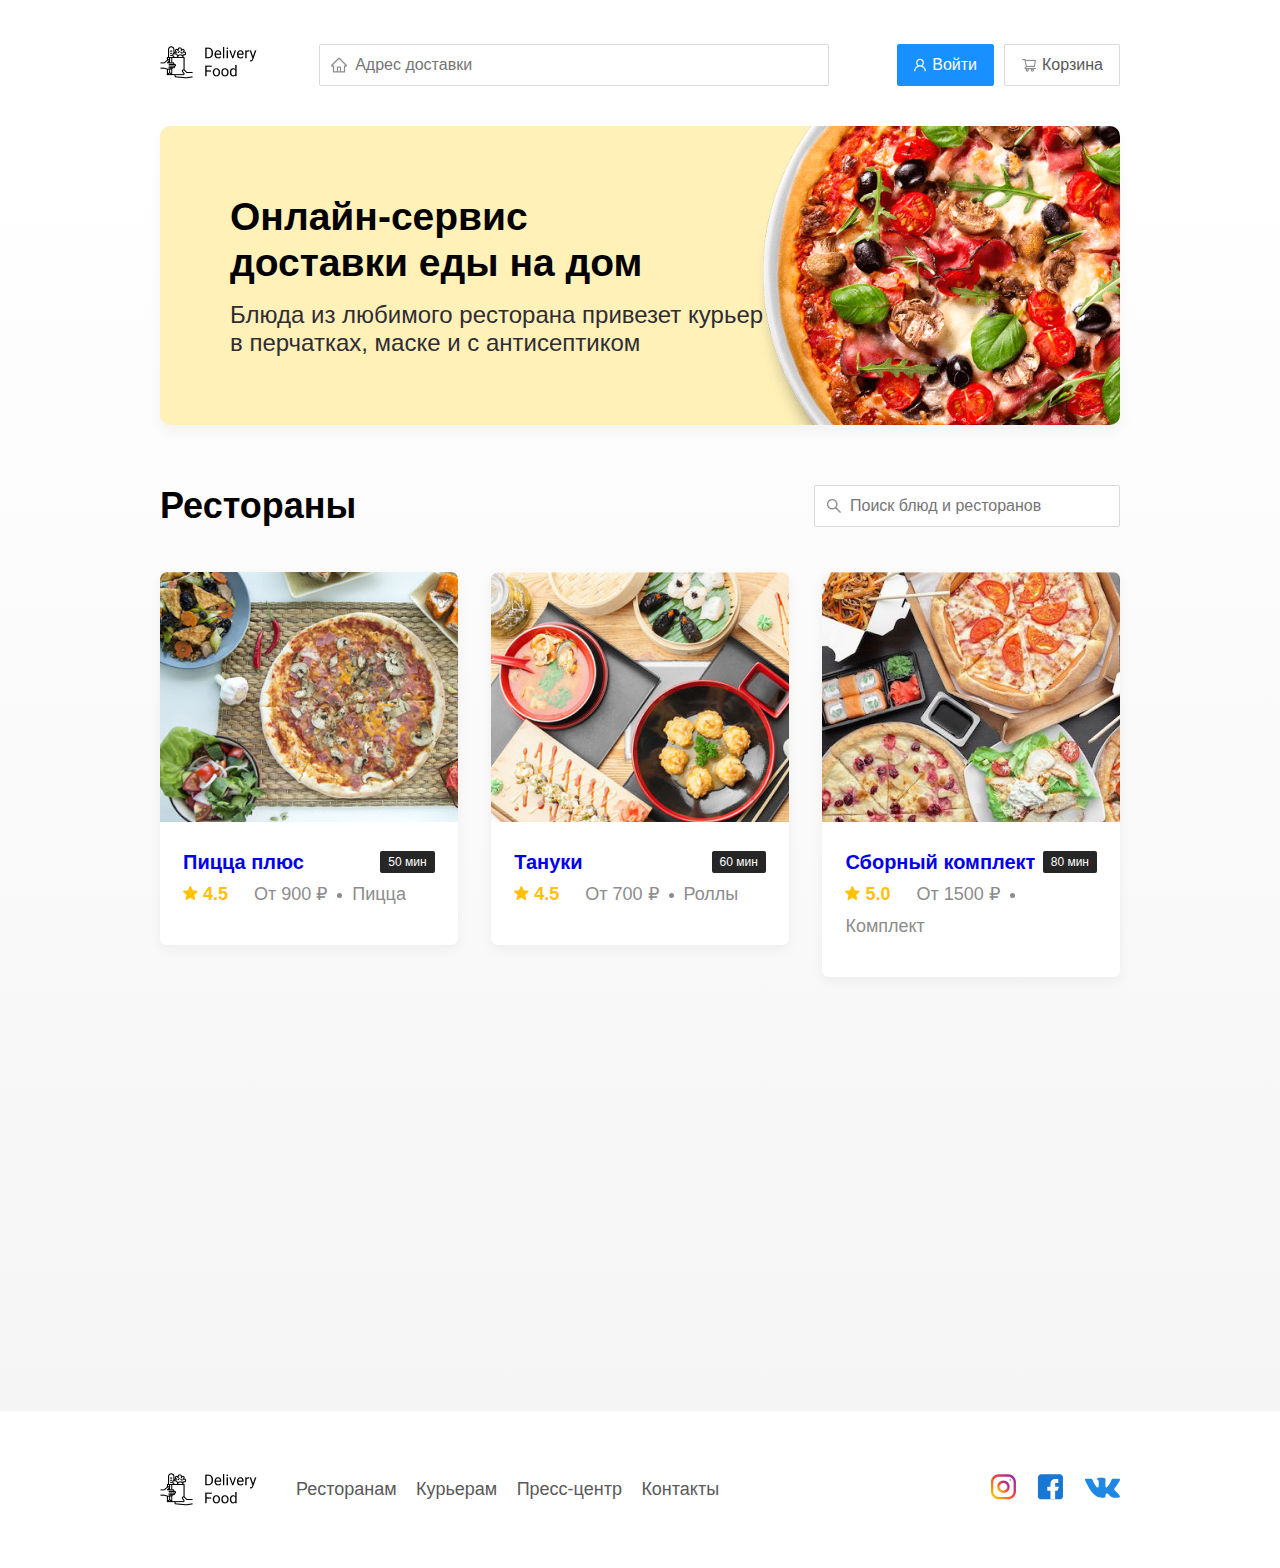
<file: index.html>
<!DOCTYPE html>
<html lang="ru">

<head>
	<meta charset="UTF-8">
	<meta name="viewport" content="width=device-width, initial-scale=1.0">
	<title>Delivery Food - Доставка еды на дом</title>
	<link href="fonts/Roboto-Regular.woff2" rel="stylesheet">
	<link href="fonts/Roboto-Bold.woff2" rel="stylesheet">
	<link rel="stylesheet" href="css/normalize.css">
	<link rel="stylesheet" href="css/animate.css">
	<link rel="stylesheet" href="css/style.css">
</head>

<body>
	<div class="container">
		<!-- Шапка -->
		<header class="header">
			<a href="index.html" class="Logo">
				<img src="img/Logo.png" alt="Logo">
			</a>
			<input type="text" class="input input-address" placeholder="Адрес доставки">
			<div class="buttons">
				<button class="button button-primary">
					<img src="img/user.png" alt="user" class="button-icon">
					<span class="button-text">Войти</span>
				</button>
				<button class="button">
					<img src="img/shopping-cart.png" alt="shoping-cart" class="button-icon">
					<span class="button-text">Корзина</span>
				</button>
			</div>
		</header>
	</div>

	<main class="main">
		<div class="container">
			<!-- Промо секция -->
			<section class="promo">
				<h1 class="promo-title">Онлайн-сервис <br> доставки еды на дом</h1>
				<p class="promo-text">Блюда из любимого ресторана привезет курьер в перчатках, маске и с антисептиком</p>
			</section>

			<!-- Секция рестораны -->
			<section class="restaurants">
				<div class="restaurants-heading">
					<h2 class="restaurants-title">Рестораны</h2>
					<input type="search" class="input input-search" placeholder="Поиск блюд и ресторанов">
				</div>

				<!-- Секция cards -->
				<div class="cards">
					<a href="restaurant.html" class="card wow fadeInUp" data-wow-delay="0.2s">
						<img src="img/pizza.jpg" alt="image" class="card-image">
						<div class="card-text">
							<div class="card-heading">
								<h3 class="card-title">Пицца плюс</h3>
								<span class="tag card-tag">50 мин</span>
							</div>
							<!-- /.card-heading -->
							<div class="card-info">
								<div class="rating">
									<img src="img/rating.svg" alt="rating">
									4.5</div>
								<div class="price">От 900 ₽</div>
								<div class="category">Пицца</div>
							</div>
							<!-- /.card-info -->
						</div>
						<!-- /.card-text -->
					</a>
					<!-- /.card -->

					<a href="restaurant.html" class="card wow fadeInUp" data-wow-delay="0.4s">
						<img src="img/tanuki.jpg" alt="image" class="card-image">
						<div class="card-text">
							<div class="card-heading">
								<h3 class="card-title">Тануки</h3>
								<span class="tag card-tag">60 мин</span>
							</div>
							<!-- /.card-heading -->
							<div class="card-info">
								<div class="rating">
									<img src="img/rating.svg" alt="rating">
									4.5</div>
								<div class="price">От 700 ₽</div>
								<div class="category">Роллы</div>
							</div>
							<!-- /.card-info -->
						</div>
						<!-- /.card-text -->
					</a>
					<!-- /.card -->

					<a href="restaurant.html" class="card wow fadeInUp" data-wow-delay="0.6s">
						<img src="img/band.jpg" alt="image" class="card-image">
						<div class="card-text">
							<div class="card-heading">
								<h3 class="card-title">Сборный комплект</h3>
								<span class="tag card-tag">80 мин</span>
							</div>
							<!-- /.card-heading -->
							<div class="card-info">
								<div class="rating">
									<img src="img/rating.svg" alt="rating">
									5.0</div>
								<div class="price">От 1500 ₽</div>
								<div class="category">Комплект</div>
							</div>
							<!-- /.card-info -->
						</div>
						<!-- /.card-text -->
					</a>
					<!-- /.card -->

					<a href="restaurant.html" class="card wow fadeInUp" data-wow-delay="0.2s">
						<img src="img/rolls.jpg" alt="image" class="card-image">
						<div class="card-text">
							<div class="card-heading">
								<h3 class="card-title">Жадина-роллы</h3>
								<span class="tag card-tag">65 мин</span>
							</div>
							<!-- /.card-heading -->
							<div class="card-info">
								<div class="rating">
									<img src="img/rating.svg" alt="rating">
									5.0</div>
								<div class="price">От 1100 ₽</div>
								<div class="category">Роллы</div>
							</div>
							<!-- /.card-info -->
						</div>
						<!-- /.card-text -->
					</a>
					<!-- /.card -->

					<a href="restaurant.html" class="card wow fadeInUp" data-wow-delay="0.4s">
						<img src="img/point-food.jpg" alt="image" class="card-image">
						<div class="card-text">
							<div class="card-heading">
								<h3 class="card-title">Точка еды</h3>
								<span class="tag card-tag">40 мин</span>
							</div>
							<!-- /.card-heading -->
							<div class="card-info">
								<div class="rating">
									<img src="img/rating.svg" alt="rating">
									4.5</div>
								<div class="price">От 1200 ₽</div>
								<div class="category">Роллы</div>
							</div>
							<!-- /.card-info -->
						</div>
						<!-- /.card-text -->
					</a>
					<!-- /.card -->

					<a href="restaurant.html" class="card wow fadeInUp" data-wow-delay="0.6s">
						<img src="img/burger.jpg" alt="image" class="card-image">
						<div class="card-text">
							<div class="card-heading">
								<h3 class="card-title">Пицца Бургер</h3>
								<span class="tag card-tag">65 мин</span>
							</div>
							<!-- /.card-heading -->
							<div class="card-info">
								<div class="rating">
									<img src="img/rating.svg" alt="rating">
									5.0</div>
								<div class="price">От 1250 ₽</div>
								<div class="category">Пицца</div>
							</div>
							<!-- /.card-info -->
						</div>
						<!-- /.card-text -->
					</a>
					<!-- /.card -->
				</div>
				<!-- /.cards -->
			</section>
			<!-- /.restaurants -->
		</div>
	</main>

	<footer class="footer">
		<div class="container">
			<div class="footer-block">
				<img src="img/Logo.png" alt="Logo" class="logo footer-logo">
				<nav class="footer-nav">
					<a href="#" class="footer-link">Ресторанам</a>
					<a href="#" class="footer-link">Курьерам</a>
					<a href="#" class="footer-link">Пресс-центр</a>
					<a href="#" class="footer-link">Контакты</a>
				</nav>
				<div class="social-links">
					<a href="#" class="social-link"><img src="img/instagram.svg" alt="instagram"></a>
					<a href="#" class="social-link"><img src="img/facebook.svg" alt="facebook"></a>
					<a href="#" class="social-link"><img src="img/vkontakte.svg" alt="vkontakte"></a>
				</div>
			</div>
		</div>
	</footer>
	<script src="js/wow.min.js"></script>
	<script src="js/main.js"></script>
</body>

</html>
</file>
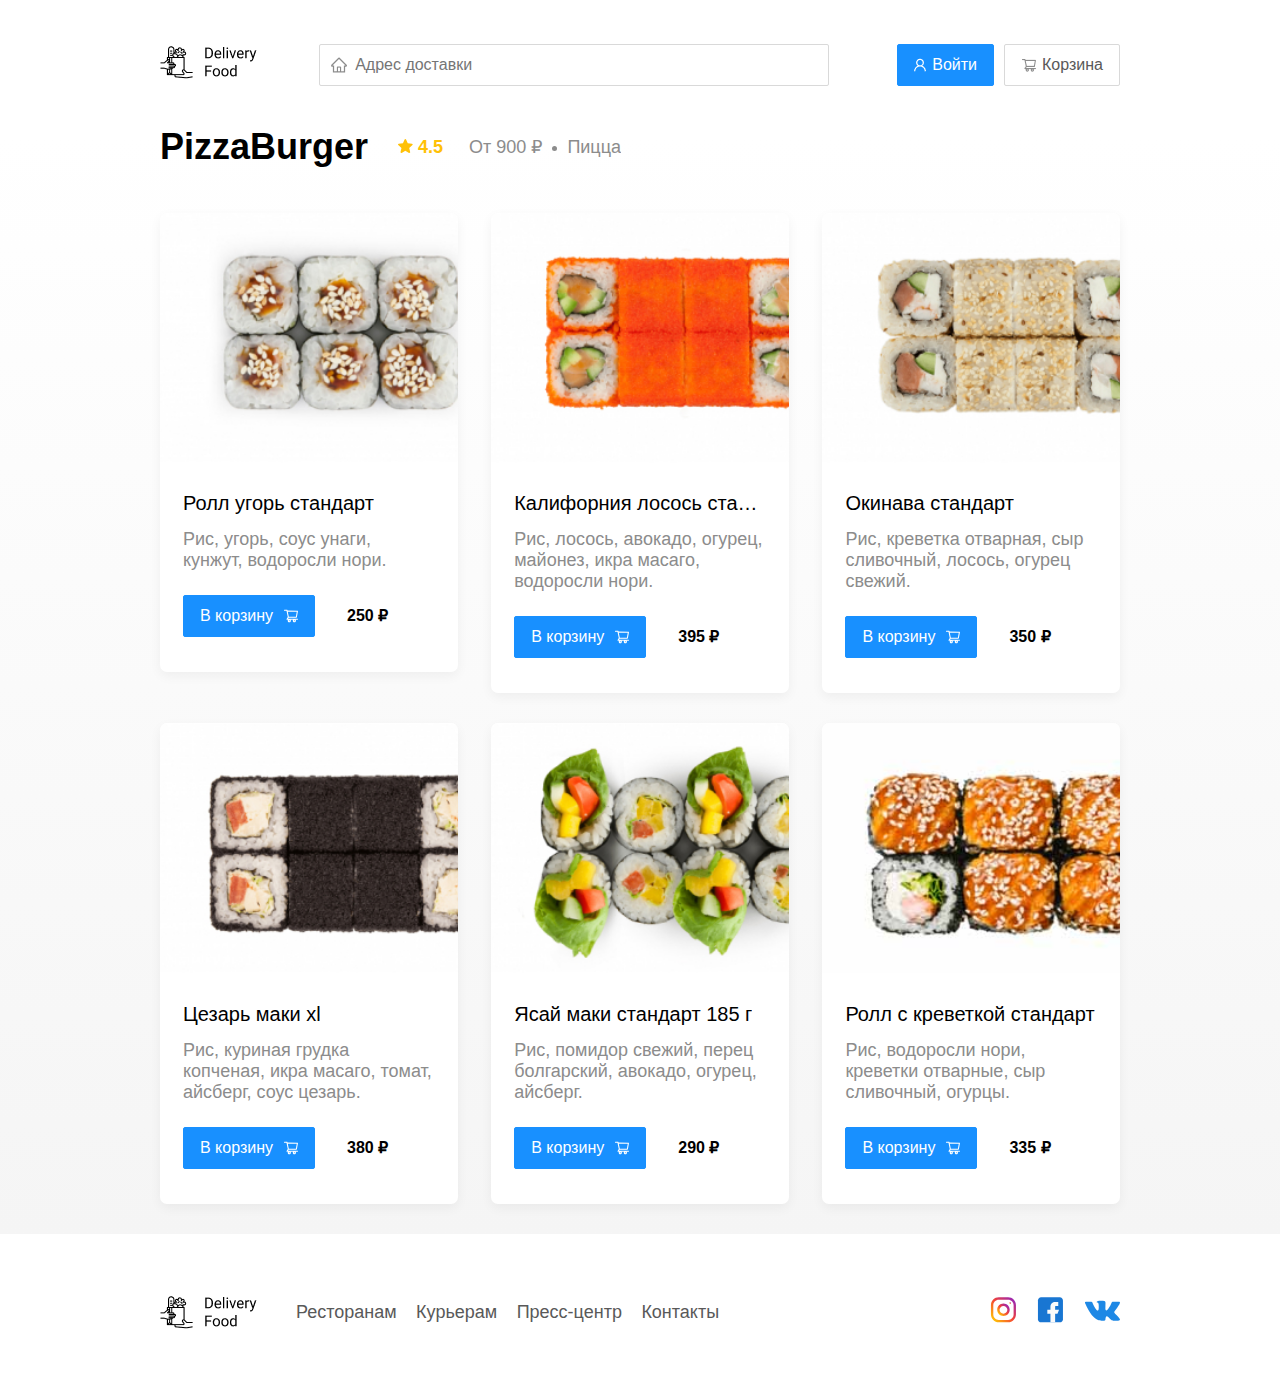
<file: restaurant.html>
<!DOCTYPE html>
<html lang="ru">

<head>
	<meta charset="UTF-8">
	<meta name="viewport" content="width=device-width, initial-scale=1.0">
	<title>PizzaBurger - Доставка еды на дом</title>
	<link href="fonts/Roboto-Regular.woff2" rel="stylesheet">
	<link href="fonts/Roboto-Bold.woff2" rel="stylesheet">
	<link rel="stylesheet" href="css/normalize.css">
	<link rel="stylesheet" href="css/animate.css">
	<link rel="stylesheet" href="css/style.css">
</head>

<body>
	<div class="container">
		<!-- Шапка -->
		<header class="header">
			<a href="index.html" class="Logo">
				<img src="img/Logo.png" alt="Logo">
			</a>
			<input type="text" class="input input-address" placeholder="Адрес доставки">
			<div class="buttons">
				<button class="button button-primary">
					<img src="img/user.png" alt="user" class="button-icon">
					<span class="button-text">Войти</span>
				</button>
				<button class="button" id="cart-button">
					<img src="img/shopping-cart.png" alt="shopping-cart" class="button-icon">
					<span class="button-text">Корзина</span>
				</button>
			</div>
		</header>
	</div>

	<main class="main">
		<div class="container">

			<!-- Секция рестораны -->
			<section class="restaurants">
				<div class="restaurants-heading">
					<h2 class="restaurants-title">PizzaBurger</h2>
					<div class="card-info">
						<div class="rating">
							<img src="img/rating.svg" alt="rating">
							4.5</div>
						<div class="price">От 900 ₽</div>
						<div class="category">Пицца</div>
					</div>
					<!-- /.card-info -->
				</div>

				<!-- Секция cards -->
				<div class="cards">
					<div class="card wow fadeInUp" data-wow-delay="0.2s">
						<img src="img/rolls1.jpg" alt="image" class="card-image">
						<div class="card-text">
							<div class="card-heading">
								<h3 class="card-title card-title-reg">Ролл угорь стандарт</h3>
							</div>
							<!-- /.card-heading -->
							<div class="card-info">
								<div class="ingredients">Рис, угорь, соус унаги, кунжут, водоросли нори.</div>
							</div>
							<!-- /.card-info -->
							<div class="card-buttons">
								<button class="button button-primary button-card">
									<span class="button-card-text">В корзину</span>
									<img src="img/shopping-cart-white.svg" alt="shopping-cart" class="button-cart-image">
								</button>
								<strong class="catd-price-bold">250 ₽</strong>
								<!-- /.catd-price-bold -->
							</div>
							<!-- /.card-buttons -->
						</div>
						<!-- /.card-text -->
					</div>
					<!-- /.card -->

					<div class="card wow fadeInUp" data-wow-delay="0.4s">
						<img src="img/rolls2.jpg" alt="image" class="card-image">
						<div class="card-text">
							<div class="card-heading">
								<h3 class="card-title card-title-reg">Калифорния лосось стандарт</h3>
							</div>
							<!-- /.card-heading -->
							<div class="card-info">
								<div class="ingredients">Рис, лосось, авокадо, огурец, майонез, икра масаго, водоросли нори.</div>
							</div>
							<!-- /.card-info -->
							<div class="card-buttons">
								<button class="button button-primary button-card">
									<span class="button-card-text">В корзину</span>
									<img src="img/shopping-cart-white.svg" alt="shopping-cart" class="button-cart-image">
								</button>
								<strong class="catd-price-bold">395 ₽</strong>
								<!-- /.catd-price-bold -->
							</div>
							<!-- /.card-buttons -->
						</div>
						<!-- /.card-text -->
					</div>
					<!-- /.card -->

					<div class="card wow fadeInUp" data-wow-delay="0.6s">
						<img src="img/rolls3.jpg" alt="image" class="card-image">
						<div class="card-text">
							<div class="card-heading">
								<h3 class="card-title card-title-reg">Окинава стандарт</h3>
							</div>
							<!-- /.card-heading -->
							<div class="card-info">
								<div class="ingredients">Рис, креветка отварная, сыр сливочный, лосось, огурец свежий.</div>
							</div>
							<!-- /.card-info -->
							<div class="card-buttons">
								<button class="button button-primary button-card">
									<span class="button-card-text">В корзину</span>
									<img src="img/shopping-cart-white.svg" alt="shopping-cart" class="button-cart-image">
								</button>
								<strong class="catd-price-bold">350 ₽</strong>
								<!-- /.catd-price-bold -->
							</div>
							<!-- /.card-buttons -->
						</div>
						<!-- /.card-text -->
					</div>
					<!-- /.card -->

					<div class="card wow fadeInUp" data-wow-delay="0.2s">
						<img src="img/rolls4.jpg" alt="image" class="card-image">
						<div class="card-text">
							<div class="card-heading">
								<h3 class="card-title card-title-reg">Цезарь маки хl</h3>
							</div>
							<!-- /.card-heading -->
							<div class="card-info">
								<div class="ingredients">Рис, куриная грудка копченая, икра масаго, томат, айсберг, соус цезарь.</div>
							</div>
							<!-- /.card-info -->
							<div class="card-buttons">
								<button class="button button-primary button-card">
									<span class="button-card-text">В корзину</span>
									<img src="img/shopping-cart-white.svg" alt="shopping-cart" class="button-cart-image">
								</button>
								<strong class="catd-price-bold">380 ₽</strong>
								<!-- /.catd-price-bold -->
							</div>
							<!-- /.card-buttons -->
						</div>
						<!-- /.card-text -->
					</div>
					<!-- /.card -->

					<div class="card wow fadeInUp" data-wow-delay="0.4s">
						<img src="img/rolls5.jpg" alt="image" class="card-image">
						<div class="card-text">
							<div class="card-heading">
								<h3 class="card-title card-title-reg">Ясай маки стандарт 185 г</h3>
							</div>
							<!-- /.card-heading -->
							<div class="card-info">
								<div class="ingredients">Рис, помидор свежий, перец болгарский, авокадо, огурец, айсберг.</div>
							</div>
							<!-- /.card-info -->
							<div class="card-buttons">
								<button class="button button-primary button-card">
									<span class="button-card-text">В корзину</span>
									<img src="img/shopping-cart-white.svg" alt="shopping-cart" class="button-cart-image">
								</button>
								<strong class="catd-price-bold">290 ₽</strong>
								<!-- /.catd-price-bold -->
							</div>
							<!-- /.card-buttons -->
						</div>
						<!-- /.card-text -->
					</div>
					<!-- /.card -->

					<div class="card wow fadeInUp" data-wow-delay="0.6s">
						<img src="img/rolls6.jpg" alt="image" class="card-image">
						<div class="card-text">
							<div class="card-heading">
								<h3 class="card-title card-title-reg">Ролл с креветкой стандарт</h3>
							</div>
							<!-- /.card-heading -->
							<div class="card-info">
								<div class="ingredients">Рис, водоросли нори, креветки отварные, сыр сливочный, огурцы.</div>
							</div>
							<!-- /.card-info -->
							<div class="card-buttons">
								<button class="button button-primary button-card">
									<span class="button-card-text">В корзину</span>
									<img src="img/shopping-cart-white.svg" alt="shopping-cart" class="button-cart-image">
								</button>
								<strong class="catd-price-bold">335 ₽</strong>
								<!-- /.catd-price-bold -->
							</div>
							<!-- /.card-buttons -->
						</div>
						<!-- /.card-text -->
					</div>
					<!-- /.card -->
				</div>
				<!-- /.cards -->
			</section>
			<!-- /.restaurants -->
		</div>
	</main>

	<footer class="footer">
		<div class="container">
			<div class="footer-block">
				<img src="img/Logo.png" alt="Logo" class="logo footer-logo">
				<nav class="footer-nav">
					<a href="#" class="footer-link">Ресторанам</a>
					<a href="#" class="footer-link">Курьерам</a>
					<a href="#" class="footer-link">Пресс-центр</a>
					<a href="#" class="footer-link">Контакты</a>
				</nav>
				<div class="social-links">
					<a href="#" class="social-link"><img src="img/instagram.svg" alt="instagram"></a>
					<a href="#" class="social-link"><img src="img/facebook.svg" alt="facebook"></a>
					<a href="#" class="social-link"><img src="img/vkontakte.svg" alt="vkontakte"></a>
				</div>
			</div>
		</div>
	</footer>

	<!-- Модальное окно -->
	<div class="modal">
		<div class="modal-dialog">
			<div class="modal-header">
				<h3 class="modal-title">Корзина</h3>
				<button class="close">&times;</button>
			</div>
			<!-- /.modal-header -->
			<div class="modal-body">
				<div class="food-row">
					<span class="food-name">Ролл угорь стандарт</span>
					<strong class="food-price">250 ₽</strong>
					<div class="food-counter">
						<button class="counter-button">-</button>
						<span class="counter">1</span>
						<button class="counter-button">+</button>
					</div>
				</div>
				<!-- /.foods-row -->
				<div class="food-row">
					<span class="food-name">Ролл угорь стандарт</span>
					<strong class="food-price">250 ₽</strong>
					<div class="food-counter">
						<button class="counter-button">-</button>
						<span class="counter">1</span>
						<button class="counter-button">+</button>
					</div>
				</div>
				<!-- /.foods-row -->
				<div class="food-row">
					<span class="food-name">Ролл угорь стандарт</span>
					<strong class="food-price">250 ₽</strong>
					<div class="food-counter">
						<button class="counter-button">-</button>
						<span class="counter">1</span>
						<button class="counter-button">+</button>
					</div>
				</div>
				<!-- /.foods-row -->
				<div class="food-row">
					<span class="food-name">Ролл угорь стандарт</span>
					<strong class="food-price">250 ₽</strong>
					<div class="food-counter">
						<button class="counter-button">-</button>
						<span class="counter">1</span>
						<button class="counter-button">+</button>
					</div>
				</div>
				<!-- /.foods-row -->
			</div>
			<!-- /.modal-body -->
			<div class="modal-footer">
				<span class="modal-pricetag">1250 ₽</span>
				<div class="footer-buttons">
					<button class="button button-primary">Оформить заказ</button>
					<button class="button">Отмена</button>
				</div>
			</div>
			<!-- /.modal-footer -->
		</div>
		<!-- /.modal-dialog -->
	</div>
	<script src="js/wow.min.js"></script>
	<script src="js/main.js"></script>
</body>

</html>
</file>
<file: css/style.css>
* {
	box-sizing: border-box;
}
body {
	font-family: "Roboto", sans-serif;
	padding-top: 44px;
}
.container {
	max-width: 1200px;
	margin: auto;
}
.header {
	display: flex;
	align-items: center;
	justify-content: space-between;
	margin-bottom: 40px;
}
.input {
	background: #ffff;
	border: 1px solid #d9d9d9;
	border-radius: 2px;
	font-size: 16px;
	line-height: 24px;
	padding: 8px;
	background-repeat: no-repeat;
	background-position: left 11px center;
	padding-left: 35px;
}
.input-address {
	flex: 0.8;
	background-image: url(../img/home.png);
}
.input-search {
	width: 306px;
	background-image: url(../img/search.png);
	margin-left: auto; /*Отодвигаем блок максимально вправо*/
}
.buttons {
	display: flex;
	align-items: center;
}
.button {
	display: flex;
	align-items: center;
	padding: 8px 16px;
	background: #ffffff;
	border: 1px solid #d9d9d9;
	box-sizing: border-box;
	box-shadow: 0px 0px 2px rgba(0, 0, 0, 0.0015);
	border-radius: 2px;
	color: #595959;
	font-size: 16px;
	line-height: 24px;
	cursor: pointer;
}
.button-primary {
	background: #1890ff;
	border: 1px solid #1890ff;
	color: #ffffff;
	margin: 0px 10px;
}
.button-card {
	margin: 0;
	margin-right: 32px;
}
.button-icon {
	margin-right: 6px;
}
.button-card-text {
	margin-right: 10px;
}
.main {
	background: linear-gradient(180deg, rgba(245, 245, 245, 0) 1.04%, #f5f5f5 100%);
}
.promo {
	position: relative;
	box-shadow: 0px 7px 12px rgba(158, 158, 163, 0.1);
	background: #fff1b8 url(../img/promo-img.png) no-repeat center right -110px /700px;
	border-radius: 10px;
	padding: 68px 70px;
	margin-bottom: 60px;
}
.promo-title {
	font-style: normal;
	font-weight: bold;
	font-size: 39px;
	line-height: 46px;
	margin: 0;
	margin-bottom: 15px;
}
.promo-text {
	max-width: 540px;
	font-style: normal;
	font-weight: normal;
	font-size: 24px;
	line-height: 28px;
	color: #302c34;
	margin: 0;
}
.restaurants {
	position: relative;
}
.restaurants-title {
	font-style: normal;
	font-weight: bold;
	font-size: 36px;
	line-height: 42px;
	color: #000000;
	margin: 0;
	margin-right: 30px;
}
.restaurants-heading {
	display: flex;
	align-items: center;
	margin-bottom: 45px;
}
.cards {
	display: flex;
	align-items: flex-start; /*Выравнивание по верху*/
	justify-content: space-between;
	flex-wrap: wrap;
}
.card {
	background: #ffffff;
	box-shadow: 0px 4px 12px rgba(0, 0, 0, 0.05);
	border-radius: 7px;
	overflow: hidden;
	margin-bottom: 30px;
	flex-basis: 31%;
	text-decoration: none;
}
.card-image {
	width: 384px;
	height: 250px;
	object-fit: cover; /*если картинка будет другого размера (чтобы она не сместилась)*/
}
.card-text {
	padding: 20px 23px 35px 23px;
}
.card-heading {
	display: flex;
	align-items: center;
	justify-content: space-between;
}
.card-title {
	margin: 0;
	font-style: normal;
	font-weight: bold;
	font-size: 24px;
	line-height: 32px;
	white-space: nowrap; /*Запрещаем перенос строк*/
	overflow: hidden; /*Обрезаем все, что не помещается в область*/
	text-overflow: ellipsis; /*Добавляем многоточие, если текст не входит в область*/
}
.card-title-reg {
	font-weight: normal;
	margin-bottom: 10px;
}
.card-tag {
	font-style: normal;
	font-weight: normal;
	font-size: 12px;
	line-height: 20px;
	color: #fff;
	background: #262626;
	border-radius: 2px;
	padding: 1px 8px;
	white-space: nowrap; /*Запрещаем перенос строк*/
}
.card-info {
	display: flex;
	align-items: center;
	flex-wrap: wrap; /*При длинном тексте (когда не входит в контейнер) позволяет переносить его на следующую строку*/
}
.card-buttons {
	display: flex;
	align-items: center;
	margin-top: 24px;
}
.card-price-bold {
	font-weight: bold;
	font-size: 20px;
	line-height: 32px;
}
.rating {
	margin-right: 26px;
	font-style: normal;
	font-weight: bold;
	font-size: 18px;
	line-height: 32px;
	color: #ffc107;
	white-space: nowrap; /*Запрещаем перенос строк*/
}
.price,
.category {
	font-style: normal;
	font-weight: normal;
	font-size: 18px;
	line-height: 32px;
	color: #8c8c8c;
	max-width: 150px;
}
.category {
	white-space: wrap; /*Запрещаем перенос строк*/
}
.ingredients {
	color: #8c8c8c;
	font-size: 18px;
	line-height: 21px;
}
.price {
	white-space: nowrap; /*Запрещаем перенос строк*/
	margin-right: 10px;
}
.category {
	overflow: hidden; /*Обрезаем все, что не помещается в область*/
	text-overflow: ellipsis; /*Добавляем многоточие, если текст не входит в область*/
}
.price:after {
	content: "";
	width: 5px;
	height: 5px;
	background-color: #8c8c8c;
	display: inline-block;
	vertical-align: middle;
	border-radius: 50%;
	margin-left: 10px;
}
.footer {
	padding: 60px 0px;
}
.footer-block {
	display: flex;
	align-items: center;
	justify-content: space-between;
}
.footer-nav {
	margin-left: 35px;
	margin-right: auto;
}
.footer-link {
	display: inline-block;
	color: #595959;
	text-decoration: none;
	font-style: normal;
	font-weight: normal;
	font-size: 18px;
	line-height: 21px;
}
.footer-link:not(:last-child) {
	margin-right: 15px;
}
.social-links {
	display: flex;
	align-items: center;
}
.social-link:not(:last-child) {
	margin-right: 21px;
}

.modal {
	position: fixed;
	left: 0;
	top: 0;
	width: 100%;
	height: 100%;
	background: rgba(0, 0, 0, 0.4);
	display: none;
}
.is-open {
	display: flex;
}
.modal-dialog {
	max-width: 780px;
	width: 95%;
	background: #ffffff;
	border-radius: 5px;
	margin: auto;
	padding: 40px 45px;
}
.modal-header {
	display: flex;
	align-items: center;
	justify-content: space-between;
	margin-bottom: 45px;
}
.modal-title {
	margin: 0;
	font-style: normal;
	font-weight: bold;
	font-size: 36px;
	line-height: 42px;
}
.close {
	font-size: 36px;
	border: none;
	background-color: transparent;
	cursor: pointer;
}
.modal-body {
	margin-bottom: 52px;
}
.food-row {
	display: flex;
	align-items: flex-start;
	justify-content: space-between;
	border-bottom: 1px solid #d9d9d9;
	padding: 8px 0;
	margin-bottom: 15px;
}
.food-name {
	font-weight: normal;
	font-size: 18px;
	line-height: 32px;
}
.food-price {
	margin-left: auto;
	margin-right: 47px;
	font-weight: bold;
	font-size: 20px;
	line-height: 32px;
}
.food-counter {
	display: flex;
	align-items: center;
	margin-right: 15px;
}
.counter-button {
	display: flex;
	align-items: center;
	justify-content: center;
	width: 39px;
	height: 32px;
	background: #ffffff;
	border: 1px solid #40a9ff;
	box-sizing: border-box;
	border-radius: 2px;
	font-weight: normal;
	font-size: 14px;
	line-height: 22px;
	color: #40a9ff;
}
.counter {
	font-size: 16px;
	line-height: 24px;
	margin: 0 10px;
}
.modal-footer {
	display: flex;
	align-items: center;
	justify-content: space-between;
}
.modal-pricetag {
	font-weight: bold;
	font-size: 20px;
	line-height: 23px;
	color: #fafafa;
	background: #262626;
	border-radius: 5px;
	padding: 15px 20px;
}
.footer-buttons {
	display: flex;
	align-items: center;
}

@media (max-width: 1366px) {
	.container {
		max-width: 960px;
	}
	.promo {
		background-position: center right -170px;
		background-size: 550px;
	}
	.card-title {
		font-size: 20px;
	}
	/* .rating {
		margin-right: 15px;
	}
	.rating img {
		width: 30%;
	}
	.rating,
	.category,
	.price {
		font-size: 17px;
	} */
}

@media (max-width: 992px) {
	.container {
		max-width: 750px;
	}
	.promo {
		padding: 50px;
		background-position: center right -170px;
		background-size: 450px;
	}
	.promo-text {
		font-size: 18px;
		max-width: 400px;
	}
	.card {
		flex-basis: 49%; /*базовая ширина блока от ширины контейнера в котором находится этот блок*/
	}
	.footer-link {
		font-size: 16px;
	}
}
@media (max-width: 768px) {
	.container {
		max-width: 560px;
	}
	.promo {
		padding: 50px;
		background-position: bottom right -170px;
		background-size: 350px;
	}
	.promo-title {
		font-size: 24px;
		line-height: 1.4;
		margin-bottom: 10px;
	}
	.promo-text {
		font-size: 18px;
		max-width: 400px;
	}
	.card-title {
		font-size: 18px;
	}
	.card-info {
		flex-wrap: wrap; /*разрешаем перенос на другую строку*/
	}
	.card .rating {
		flex-basis: 100%; /*базовая ширина блока от ширины контейнера в котором находится этот блок*/
	}
	.card {
		flex-basis: 49%; /*базовая ширина блока от ширины контейнера в котором находится этот блок*/
	}
	.footer-link {
		font-size: 16px;
	}
}
@media (max-width: 578px) {
	.container {
		width: 90%;
	}
	.header {
		flex-wrap: wrap; /*разрешаем перенос на другую строку*/
	}
	.input-address {
		margin-top: 15px;
		order: 5; /*Указываем порядок отображения данного блока*/
		flex: 1; /*растягиваем блок на всю ширину контейнера*/
	}
	.promo {
		padding: 50px;
		background-position: bottom 50px right -200px;
		background-size: 300px;
	}
	.promo-text {
		font-size: 18px;
		max-width: 400px;
	}
	.restaurants-title {
		font-size: 20px;
	}
	.card {
		flex-basis: 100%; /*базовая ширина блока от ширины контейнера в котором находится этот блок*/
	}
	.card-image {
		width: 100%;
	}
	.footer {
		padding: 30px 0;
	}
	.footer-block {
		align-items: flex-start; /*Выравнивание по верху*/
	}
	.footer-nav {
		margin-left: 0;
		margin-right: 0;
		order: 0;
		display: flex;
		flex-direction: column; /*Выравнивание в колонку*/
	}
	.footer-logo {
		margin-right: 15px;
		order: 1;
	}
	.social-links {
		order: 2;
	}
	.footer-link {
		font-size: 16px;
	}
}
@media (max-width: 480px) {
	.button-text {
		display: none;
	}
	.button {
		min-height: 40px;
	}
	.button-icon {
		margin: 0;
	}
	.promo {
		padding: 20px;
		background: #fff1b8;
	}
	.restaurants-heading {
		flex-wrap: wrap;
	}
	.footer-block {
		flex-wrap: wrap; /*разрешаем перенос блоков на следующую строку*/
		flex-direction: column; /*Выравниваем все блоки в колонку*/
		align-items: center;
	}
	.footer-logo {
		order: 0;
		margin-bottom: 20px;
	}
	.footer-nav {
		margin-bottom: 20px;
		text-align: center;
	}
	.footer-link:not(:last-child) {
		margin-right: 0;
	}
}
</file>
